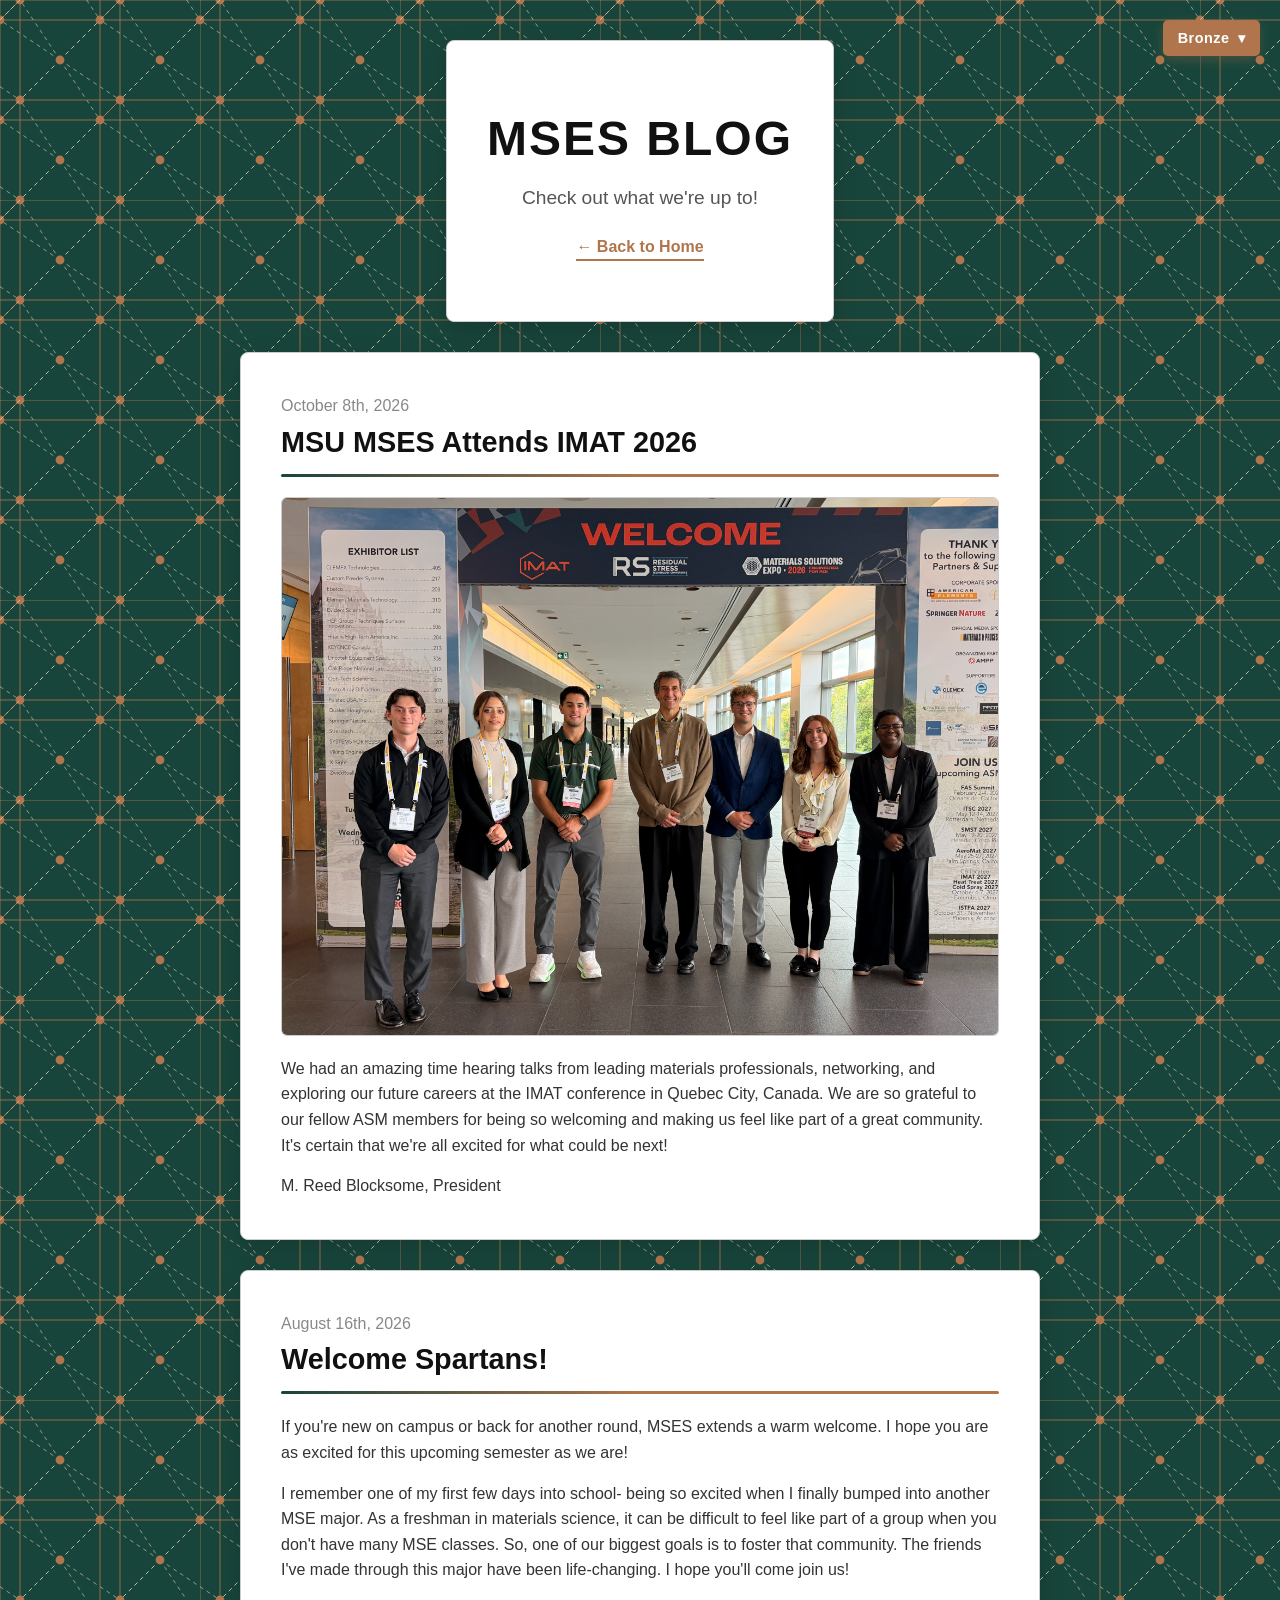
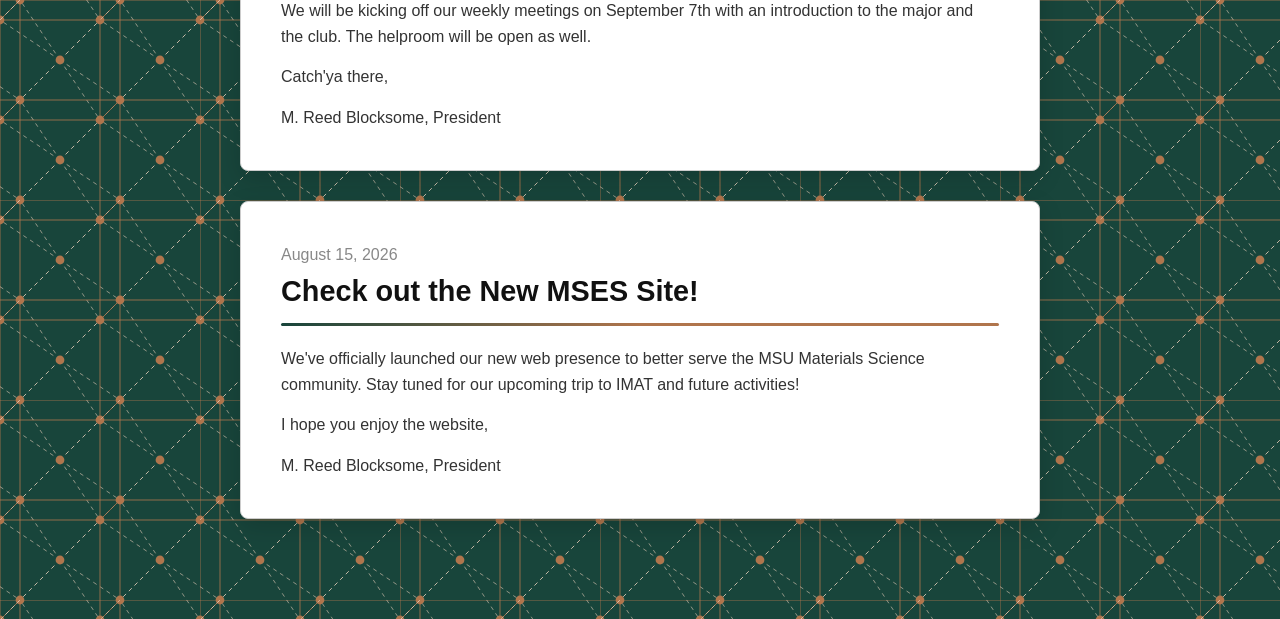
<file: blog.html>
<!DOCTYPE html>
<html lang="en">
<head>
    <meta charset="UTF-8">
    <meta name="viewport" content="width=device-width, initial-scale=1.0">
    <title>Blog - MSU MSES</title>
    <link rel="icon" type="image/jpeg" href="images/mseslogo.jpg">
    <link rel="stylesheet" href="css/style.css?v=3.0">
</head>
<body>
    <div id="theme-menu" class="dropdown">
        <button id="theme-btn" class="dropbtn"><span id="current-theme-name">Bronze</span> <span class="arrow">▾</span></button>
        <div id="theme-dropdown" class="dropdown-content"></div>
    </div>

    <main class="container">
        <!-- Header Box -->
        <section class="box header-box">
            <h1>MSES Blog</h1>
            <h2>Check out what we're up to!</h2>
            <p style="margin-top: 20px;"><a href="index.html" class="link">← Back to Home</a></p>
        </section>

        <!-- Post 3 -->
        <section class="box">
            <span class="position" style="color: #888;">October 8th, 2026</span>
            <h3>MSU MSES Attends IMAT 2026</h3>
            <div class="blog-photo-container">
                <img src="images/blog/IMG_1947.jpeg" alt="MSU MSES members at IMAT 2026 in Quebec City" class="blog-photo">
            </div>
            <p>We had an amazing time hearing talks from leading materials professionals, networking, and exploring our future careers at the IMAT conference in Quebec City, Canada. We are so grateful to our fellow ASM members for being so welcoming and making us feel like part of a great community. It's certain that we're all excited for what could be next!</p>
            <p>M. Reed Blocksome, President</p>
        </section>

        <!-- Post 2 -->
        <section class="box">
            <span class="position" style="color: #888;">August 16th, 2026</span>
            <h3>Welcome Spartans!</h3>
            <p>If you're new on campus or back for another round, MSES extends a warm welcome. I hope you are as excited for this upcoming semester as we are! </p>
            <p>I remember one of my first few days into school- being so excited when I finally bumped into another MSE major. As a freshman in materials science, it can be difficult to feel like part of a group when you don't have many MSE classes. So, one of our biggest goals is to foster that community. The friends I've made through this major have been life-changing. I hope you'll come join us!</p>
            <p>We will be kicking off our weekly meetings on September 7th with an introduction to the major and the club. The helproom will be open as well.</p>
            <p>Catch'ya there,</p>
            <p>M. Reed Blocksome, President</p>
        </section>

        <!-- Post 1 -->
        <section class="box">
            <span class="position" style="color: #888;">August 15, 2026</span>
            <h3>Check out the New MSES Site!</h3>
            <p>We've officially launched our new web presence to better serve the MSU Materials Science community. Stay tuned for our upcoming trip to IMAT and future activities!</p>
            <p>I hope you enjoy the website,</p>
            <p>M. Reed Blocksome, President</p>
        </section>

    </main>

    <script src="js/theme.js?v=3.0"></script>
</body>
</html>
</file>
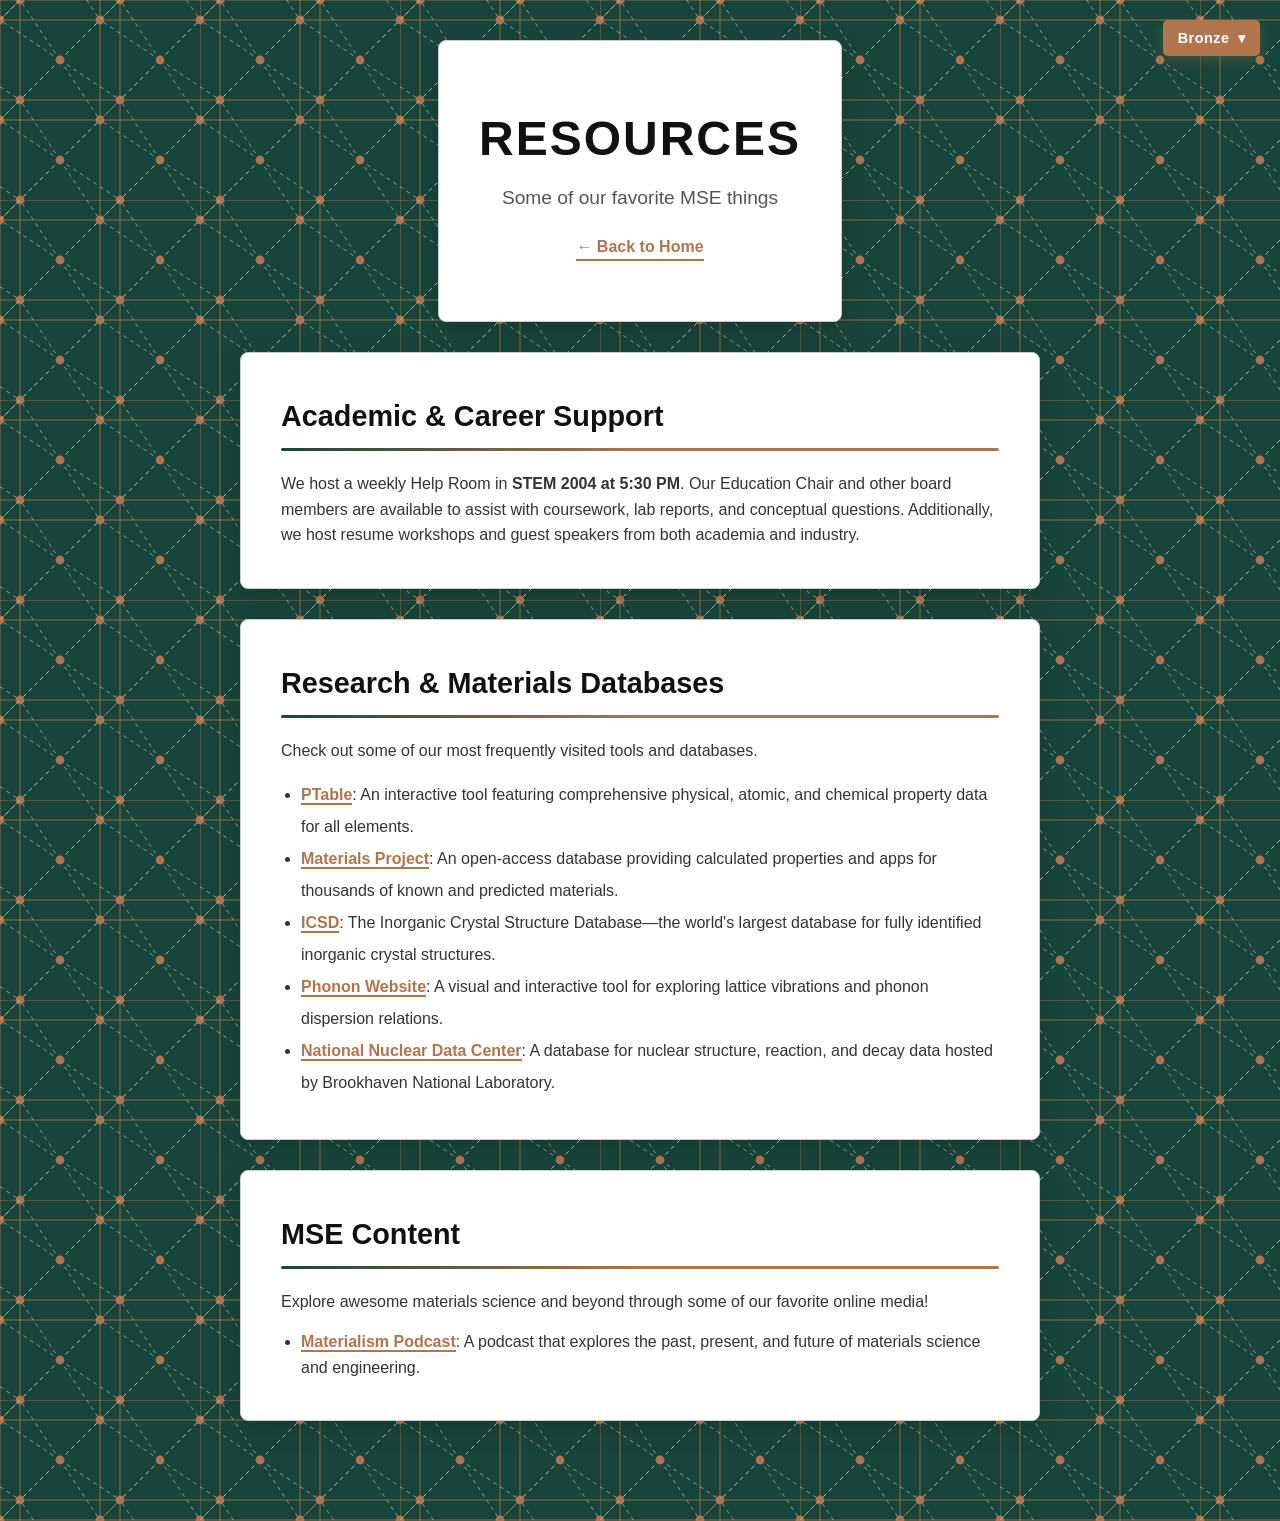
<file: resources.html>
<!DOCTYPE html>
<html lang="en">
<head>
    <meta charset="UTF-8">
    <meta name="viewport" content="width=device-width, initial-scale=1.0">
    <title>Resources - MSU MSES</title>
    <link rel="icon" type="image/jpeg" href="images/mseslogo.jpg">
    <link rel="stylesheet" href="css/style.css?v=3.0">
</head>
<body>
    <div id="theme-menu" class="dropdown">
        <button id="theme-btn" class="dropbtn"><span id="current-theme-name">Bronze</span> <span class="arrow">▾</span></button>
        <div id="theme-dropdown" class="dropdown-content"></div>
    </div>

    <main class="container">
        <!-- Header Box -->
        <section class="box header-box">
            <h1>Resources</h1>
            <h2>Some of our favorite MSE things</h2>
            <p style="margin-top: 20px;"><a href="index.html" class="link">← Back to Home</a></p>
        </section>

        <!-- Academic Resources -->
        <section class="box">
            <h3>Academic & Career Support</h3>
            <p>We host a weekly Help Room in <strong>STEM 2004 at 5:30 PM</strong>. Our Education Chair and other board members are available to assist with coursework, lab reports, and conceptual questions. Additionally, we host resume workshops and guest speakers from both academia and industry.</p>
        </section>

        <!-- Materials Databases -->
        <section class="box">
            <h3>Research & Materials Databases</h3>
            <p>Check out some of our most frequently visited tools and databases.</p>
            <ul style="margin-left: 20px; margin-top: 10px; line-height: 2;">
                <li><strong><a href="https://ptable.com/?lang=en#Properties" target="_blank" class="imat-link">PTable</a></strong>: An interactive tool featuring comprehensive physical, atomic, and chemical property data for all elements.</li>
                <li><strong><a href="https://next-gen.materialsproject.org/apps" target="_blank" class="imat-link">Materials Project</a></strong>: An open-access database providing calculated properties and apps for thousands of known and predicted materials.</li>
                <li><strong><a href="https://icsd-fiz-karlsruhe-de.proxy2.cl.msu.edu/search/basic.xhtml;jsessionid=1D7EC75696B5B03B0EEE5381DFE9DB84" target="_blank" class="imat-link">ICSD</a></strong>: The Inorganic Crystal Structure Database—the world's largest database for fully identified inorganic crystal structures.</li>
                <li><strong><a href="https://henriquemiranda.github.io/phononwebsite/phonon.html" target="_blank" class="imat-link">Phonon Website</a></strong>: A visual and interactive tool for exploring lattice vibrations and phonon dispersion relations.</li>
                <li><strong><a href="https://www.nndc.bnl.gov/" target="_blank" class="imat-link">National Nuclear Data Center</a></strong>: A database for nuclear structure, reaction, and decay data hosted by Brookhaven National Laboratory.</li>
            </ul>
        </section>

        <!-- MSE Content -->
        <section class="box">
            <h3>MSE Content</h3>
            <p>Explore awesome materials science and beyond through some of our favorite online media!</p>
            <ul style="margin-left: 20px; margin-top: 10px;">
                <li><strong><a href="https://materialismpodcast.com/" target="_blank" class="imat-link">Materialism Podcast</a></strong>: A podcast that explores the past, present, and future of materials science and engineering.</li>
            </ul>
        </section>

    </main>

    <script src="js/theme.js?v=3.0"></script>
</body>
</html>
</file>
<file: css/style.css>
:root {
    --accent-color: #b0754c; /* Default to Bronze */
    --accent-glow: rgba(176, 117, 76, 0.3);
    --helmet-glow: rgba(176, 117, 76, 0.6); /* Default Bronze Glow */
    --bg-color: #ffffff;
    --bg-svg: none;
    --bg-svg-size: auto;
    --bg-image: none;
    --text-color: #333333;
    --heading-color: #111111;
    --subheading-color: #555555;
    --box-bg: #ffffff;
    --box-border: #cccccc;
    --box-shadow: 0 8px 24px rgba(0, 0, 0, 0.15);
    --box-blur: none;
    --gradient-stop-1: #18453B; /* Default MSU Green */
    --gradient-stop-2: #b0754c; /* Default Metallic Bronze */
    --gradient-stop-3: #b0754c;
}

/* Base Reset */
* {
    margin: 0;
    padding: 0;
    box-sizing: border-box;
}

body {
    font-family: 'Segoe UI', Tahoma, Geneva, Verdana, sans-serif;
    background-color: var(--bg-color);
    background-image: var(--bg-svg), var(--bg-image);
    background-size: var(--bg-svg-size), cover;
    background-repeat: repeat, no-repeat;
    background-attachment: scroll, fixed; /* Fixes gradient so it stretches perfectly across viewport */
    animation: slideBackground linear infinite;
    color: var(--text-color);
    line-height: 1.6;
    padding: 40px 20px 100px 20px; /* Increased bottom padding for breathability */
    transition: background-color 0.4s ease, color 0.4s ease, background-image 0.4s ease;
}

@keyframes slideBackground {
    0% {
        background-position: 0 0;
    }
    100% {
        background-position: 100% 0; /* Move exactly one tile width */
    }
}

/* Main Container to center everything */
.container {
    display: flex;
    flex-direction: column;
    align-items: center;
    max-width: 800px;
    margin: 0 auto;
    gap: 30px; /* Space between the boxes */
}

/* Schedule Banner Styling */
.schedule-banner {
    background-color: var(--box-bg);
    color: var(--text-color);
    width: 100%;
    padding: 15px 30px;
    border-radius: 8px;
    text-align: center;
    box-shadow: var(--box-shadow);
    border: 1px solid var(--box-border);
    z-index: 1;
    font-size: 0.95rem;
    letter-spacing: 0.5px;
    backdrop-filter: var(--box-blur);
    -webkit-backdrop-filter: var(--box-blur);
    transition: background-color 0.4s ease, border-color 0.4s ease, box-shadow 0.4s ease, color 0.4s ease;
}


/* Dropdown Container */
.dropdown {
    position: fixed;
    top: 20px;
    right: 20px;
    z-index: 1000;
}

/* Dropdown Button */
.dropbtn {
    background-color: var(--accent-color);
    color: #fff;
    padding: 10px 15px;
    border-radius: 5px;
    cursor: pointer;
    font-size: 0.9rem;
    font-weight: 600;
    letter-spacing: 0.5px;
    border: none;
    box-shadow: 0 4px 12px var(--accent-glow);
    transition: background-color 0.3s ease, box-shadow 0.3s ease;
    display: flex;
    align-items: center;
    gap: 8px;
    font-family: inherit;
}

.dropbtn:hover {
    filter: brightness(1.25);
}

.dropbtn .arrow {
    transition: transform 0.3s ease;
    display: inline-block;
}

.dropdown.active .arrow {
    transform: rotate(180deg);
}

/* Dropdown Content (Hidden by Default) */
.dropdown-content {
    display: none;
    position: absolute;
    right: 0;
    background-color: #fff;
    min-width: 160px;
    box-shadow: 0 8px 16px rgba(0,0,0,0.2);
    z-index: 1;
    border-radius: 5px;
    margin-top: 5px;
    overflow: hidden;
    border: 1px solid #ddd;
}

.dropdown.active .dropdown-content {
    display: block;
}

/* Links/Buttons inside the dropdown */
.dropdown-content button {
    color: #333;
    padding: 12px 16px;
    text-decoration: none;
    display: block;
    width: 100%;
    border: none;
    background: none;
    text-align: left;
    cursor: pointer;
    font-size: 0.9rem;
    font-weight: 500;
    transition: background-color 0.2s;
    font-family: inherit;
}

.dropdown-content button:hover {
    background-color: #f1f1f1;
}

.dropdown-content button.active {
    background-color: var(--accent-color);
    color: #fff;
    font-weight: 700;
}

/* The Box Styling (Option B: Solid white boxes) */
.box {
    background-color: var(--box-bg);
    width: 100%;
    padding: 40px;
    border-radius: 8px; /* Slightly rounded corners */
    box-shadow: var(--box-shadow);
    border: 1px solid var(--box-border);
    position: relative; /* Ensure boxes sit above the background */
    z-index: 1;
    backdrop-filter: var(--box-blur);
    -webkit-backdrop-filter: var(--box-blur);
    transition: background-color 0.4s ease, border-color 0.4s ease, box-shadow 0.4s ease;
}

/* Typography inside boxes */
h1 {
    font-size: 3rem;
    font-weight: 800;
    text-transform: uppercase;
    letter-spacing: 2px;
    margin-bottom: 5px;
    color: var(--heading-color);
}

h1.title-with-logos {
    font-size: 5.5rem;
    margin-bottom: 0;
    letter-spacing: 3px;
}

/* Metallic Multi-Tone Branding */
h1.title-with-logos span {
    background: linear-gradient(135deg, var(--gradient-stop-1) 0%, var(--gradient-stop-2) 50%, var(--gradient-stop-3) 100%);
    -webkit-background-clip: text;
    -webkit-text-fill-color: transparent;
    filter: drop-shadow(0 2px 4px var(--accent-glow));
    transition: filter 0.4s ease, background 0.4s ease;
}

.title-with-logos {
    display: flex;
    align-items: center;
    justify-content: center;
    gap: 20px;
    flex-wrap: nowrap;
}

.title-logo {
    height: 5.5rem;
    width: auto;
    filter: drop-shadow(0 0 10px var(--helmet-glow));
    transition: filter 0.4s ease;
}

h2 {
    font-size: 1.2rem;
    font-weight: 400;
    color: var(--subheading-color);
}

h3 {
    font-size: 1.8rem;
    margin-bottom: 20px;
    position: relative;
    padding-bottom: 12px;
    color: var(--heading-color);
    border-bottom: none;
    transition: color 0.4s ease;
}

h3::after {
    content: '';
    position: absolute;
    bottom: 0;
    left: 0;
    width: 100%;
    height: 3px;
    background: linear-gradient(90deg, var(--gradient-stop-1) 0%, var(--gradient-stop-2) 50%, var(--gradient-stop-3) 100%);
    border-radius: 2px;
    transition: background 0.4s ease;
}

p {
    margin-bottom: 15px;
}

p:last-child {
    margin-bottom: 0;
}

/* Specific Box Styling */
.header-box {
    text-align: center;
    padding: 60px 40px;
    width: fit-content;
    min-width: 320px;
    max-width: 90%;
    margin: 0 auto;
}

.header-box:has(.title-with-logos) {
    padding: 52px 40px;
    width: 100%; /* Keep homepage header full-width */
    max-width: 100%;
}

/* Blog Photo Styling */
.blog-photo-container {
    width: 100%;
    margin: 20px 0;
}

.blog-photo {
    width: 100%;
    height: auto;
    display: block;
    border-radius: 6px;
    border: 1px solid var(--box-border);
}

/* Board Section Styling */
.board-photo-container {
    width: 100%;
    margin-bottom: 30px;
}

.board-photo {
    width: 100%;
    height: auto;
    display: block;
    border-radius: 4px;
    border: 1px solid #ddd;
}

.board-members-list {
    display: flex;
    flex-direction: column;
    gap: 45px; /* 45px total spacing between members */
}

.member {
    display: grid;
    grid-template-columns: 180px 1fr;
    gap: 25px;
    align-items: stretch; /* Stretch children to fill the row height */
    padding-bottom: 0;
    margin-bottom: 0;
}

.member:last-child {
    margin-bottom: 0;
}

.member-headshot {
    width: 100%;
    height: 100%; /* Stretch to fill the grid cell height */
    object-fit: cover;
    border-radius: 4px;
    border: 2px solid #ddd;
    flex-shrink: 0;
}

.member-details {
    flex-grow: 1;
}

.member-details h4 {
    font-size: 1.4rem;
    color: var(--heading-color);
    margin-bottom: 2px;
}

.member-details .position {
    display: block;
    font-weight: 600;
    color: var(--subheading-color);
    font-size: 0.95rem;
    margin-bottom: 10px;
    text-transform: uppercase;
    letter-spacing: 1px;
}

.member-details .bio {
    margin-bottom: 10px;
}

.link {
    display: inline-block;
    color: var(--accent-color);
    text-decoration: none;
    font-weight: bold;
    border-bottom: 2px solid var(--accent-color);
    transition: color 0.2s, border-color 0.2s, text-shadow 0.2s;
}

.link:hover {
    color: var(--heading-color);
    border-color: var(--heading-color);
    text-shadow: 0 0 8px var(--accent-glow);
}

/* Quick Links Box Styling */
.quick-links-box {
    padding: 20px 40px; /* Shorter padding */
}

.quick-links-container {
    display: flex;
    gap: 20px;
    justify-content: center;
    flex-wrap: wrap;
}

.quick-link {
    flex: 1;
    min-width: 200px;
    padding: 20px;
    text-align: center;
    text-decoration: none;
    color: var(--text-color);
    border: 2px solid var(--accent-color);
    border-radius: 8px;
    transition: all 0.3s ease;
    background-color: var(--box-bg);
    backdrop-filter: var(--box-blur);
    -webkit-backdrop-filter: var(--box-blur);
}

.quick-link:hover {
    transform: translateY(-5px);
    box-shadow: 0 4px 15px var(--accent-glow);
    border-color: var(--accent-color);
    background-color: var(--box-bg);
}

.quick-link h4 {
    margin-bottom: 8px;
    font-size: 1.2rem;
    color: var(--heading-color);
}

.quick-link p {
    font-size: 0.9rem;
    color: var(--subheading-color);
    margin-bottom: 0;
}

/* Contact Section Styling */
.contact-box {
    text-align: center;
}

.email-container a {
    color: var(--accent-color);
    font-size: 1.2rem;
    text-decoration: none;
    border-bottom: 1px solid var(--accent-color);
    transition: color 0.2s, border-color 0.2s, text-shadow 0.2s;
}

.email-container a:hover {
    color: #111;
    border-color: #111;
    text-shadow: 0 0 8px var(--accent-glow);
}

.divider {
    border: 0;
    height: 1px;
    background-color: #eee;
    margin: 25px 0; /* Default safe spacing */
}

.board-box .divider {
    margin: -22.5px 0; /* Perfectly centered within 45px gap specifically for board list */
}

.affiliation {
    font-size: 0.9rem;
    color: #666;
}

.imat-link {
    color: var(--accent-color);
    text-decoration: none;
    border-bottom: 2px solid var(--accent-color);
    transition: color 0.2s, border-color 0.2s, text-shadow 0.2s;
}

.imat-link:hover {
    color: var(--heading-color);
    border-color: var(--heading-color);
    text-shadow: 0 0 8px var(--accent-glow);
}

/* 3D Crystal Explorer Styles */
.explorer-container {
    display: flex;
    flex-direction: column;
    align-items: center;
    gap: 20px;
    margin-top: 15px;
}

.explorer-controls {
    display: flex;
    gap: 12px;
}

.explorer-btn {
    padding: 10px 20px;
    border: 2px solid var(--accent-color);
    background-color: var(--box-bg);
    backdrop-filter: var(--box-blur);
    -webkit-backdrop-filter: var(--box-blur);
    color: var(--accent-color);
    font-weight: 700;
    font-size: 0.9rem;
    border-radius: 6px;
    cursor: pointer;
    transition: all 0.3s ease;
    font-family: inherit;
}

.explorer-btn:hover {
    box-shadow: 0 0 12px var(--accent-glow);
    background-color: var(--accent-glow);
    color: var(--heading-color);
}

.explorer-btn.active {
    background-color: var(--accent-color);
    color: white;
    box-shadow: 0 4px 12px var(--accent-glow);
}

#crystal-canvas {
    background-color: #fafafa;
    border: 1px solid #ddd;
    border-radius: 8px;
    cursor: grab;
    max-width: 100%;
}

#recent-post-section {
    opacity: 0;
    transition: opacity 0.8s ease-in-out;
}

#recent-post-section.visible {
    opacity: 1;
}

/* ==========================================
   MOBILE RESPONSIVE OVERRIDES (iPhone/Small Windows)
   ========================================== */
@media (max-width: 650px) {
    body {
        padding: 15px 10px 80px 10px; /* Slimmer margins */
    }

    .container {
        gap: 20px;
    }

    /* 1. Universal Box Compression */
    .box {
        padding: 25px 18px; /* More room for text content */
    }

    /* 2. One-Line Branding Header */
    h1.title-with-logos {
        font-size: 2.1rem !important; /* Forces one-line fit on iPhone 13/14/15 */
        gap: 10px !important;
        letter-spacing: 1px;
    }
    .title-logo {
        height: 2.2rem !important;
    }

    /* 3. Fluid Subpage Headers */
    .header-box {
        width: 95% !important;
        padding: 25px 15px !important;
    }

    h1 { font-size: 1.8rem; }
    h2 { font-size: 1rem; }
    h3 { font-size: 1.5rem; }

    /* 4. Better Button Tapping Experience */
    .quick-links-container {
        flex-direction: column;
        gap: 12px;
        width: 100%;
    }
    .quick-link {
        width: 100%;
        padding: 15px;
    }

    /* 5. Unit Cell Explorer Optimization */
    .explorer-controls {
        gap: 6px;
        justify-content: center;
    }
    .explorer-btn {
        padding: 8px 10px;
        font-size: 0.75rem;
    }
    #crystal-canvas {
        height: 250px; /* Slimmer for mobile viewports */
    }

    /* 6. Board Member Mobile Styling */
    .member {
        display: flex;
        flex-direction: column;
        align-items: center;
        text-align: center;
        gap: 15px;
    }
    .member-headshot {
        width: 160px;
        height: 160px;
        aspect-ratio: 1/1;
    }
}
</file>
